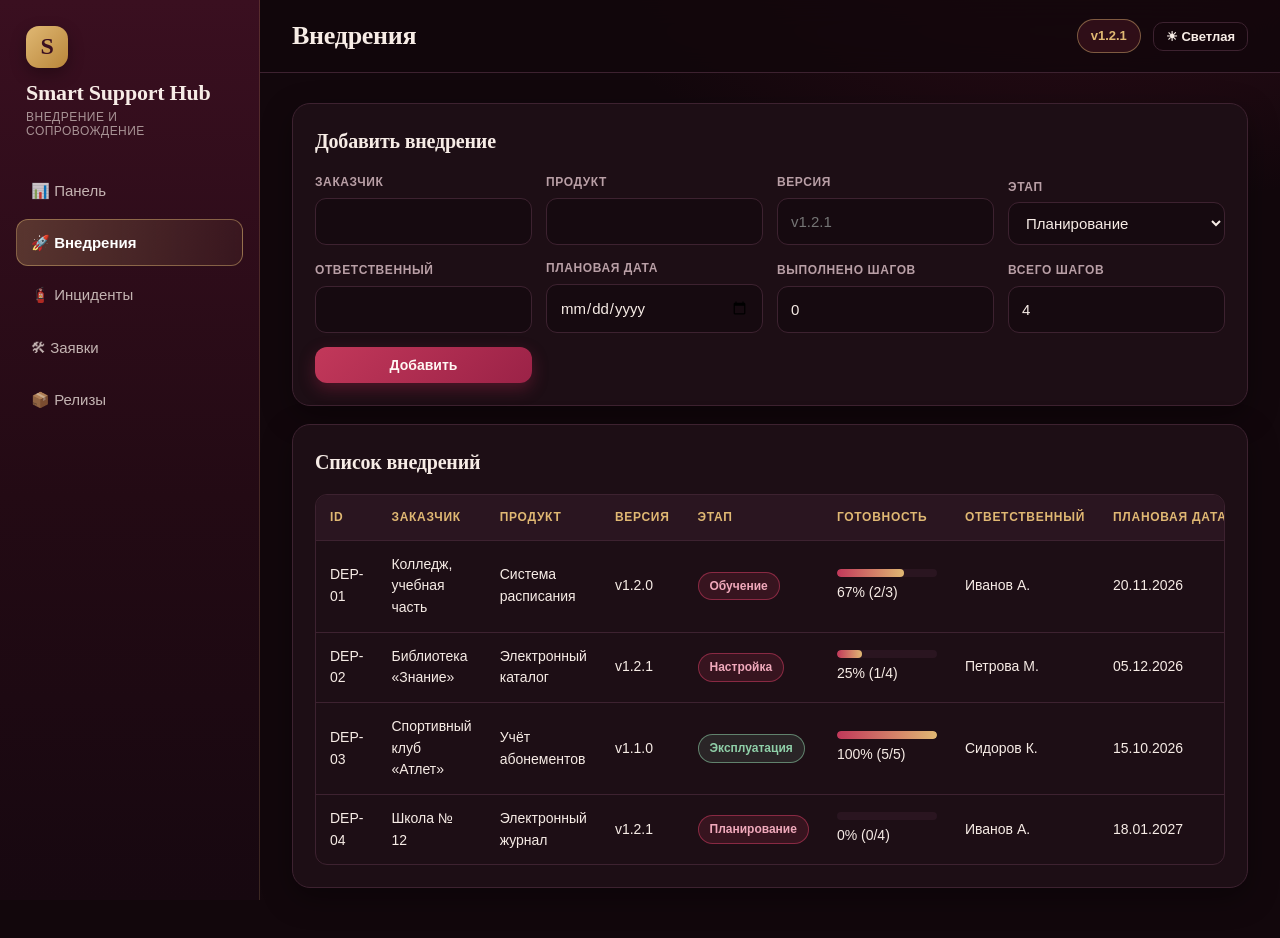
<file: deployments.html>
<!DOCTYPE html>
<html lang="ru">
<head>
  <meta charset="UTF-8">
  <meta name="viewport" content="width=device-width, initial-scale=1.0">
  <title>Внедрения — Smart Support Hub</title>
  <link rel="stylesheet" href="assets/css/style.css">
</head>
<body data-page="deployments">
<div class="app">
  <aside class="sidebar">
    <div class="brand">Smart Support Hub<small>Внедрение и сопровождение</small></div>
    <nav>
      <a href="index.html" data-page="dashboard">📊 Панель</a>
      <a href="deployments.html" data-page="deployments">🚀 Внедрения</a>
      <a href="incidents.html" data-page="incidents">🧯 Инциденты</a>
      <a href="maintenance.html" data-page="maintenance">🛠 Заявки</a>
      <a href="releases.html" data-page="releases">📦 Релизы</a>
    </nav>
  </aside>
  <div class="main">
    <header class="topbar">
      <button class="btn secondary small" id="menuToggle" aria-label="Меню">☰</button>
      <h1>Внедрения</h1>
      <span class="version-tag" id="currentVersion">v1.2.1</span>
      <button class="btn secondary small" id="themeButton" type="button">☀ Светлая</button>
    </header>
    <main class="content">
      <section class="card" style="margin-bottom:18px">
        <h2>Добавить внедрение</h2>
        <form id="deploymentForm" novalidate>
          <div class="form-grid">
            <label>Заказчик<input id="client" required maxlength="80"></label>
            <label>Продукт<input id="product" required maxlength="80"></label>
            <label>Версия<input id="version" placeholder="v1.2.1" required></label>
            <label>Этап<select id="stage"></select></label>
            <label>Ответственный<input id="owner" required maxlength="40"></label>
            <label>Плановая дата<input id="plannedDate" type="date" required></label>
            <label>Выполнено шагов<input id="done" type="number" min="0" value="0" required></label>
            <label>Всего шагов<input id="total" type="number" min="1" value="4" required></label>
            <button class="btn" type="submit">Добавить</button>
          </div>
          <p class="form-message" id="deploymentMsg" hidden></p>
        </form>
      </section>
      <section class="card">
        <h2>Список внедрений</h2>
        <div class="table-wrap"><table><thead><tr><th>ID</th><th>Заказчик</th><th>Продукт</th><th>Версия</th><th>Этап</th><th>Готовность</th><th>Ответственный</th><th>Плановая дата</th></tr></thead><tbody id="deploymentTable"></tbody></table></div>
      <p class="empty" id="deploymentTableEmpty" hidden>Записей нет.</p>
      </section>
    </main>
  </div>
</div>
  <script src="assets/js/data.js"></script>
  <script src="assets/js/storage.js"></script>
  <script src="assets/js/common.js"></script>
  <script src="assets/js/deployments.js"></script>
</body>
</html>
</file>
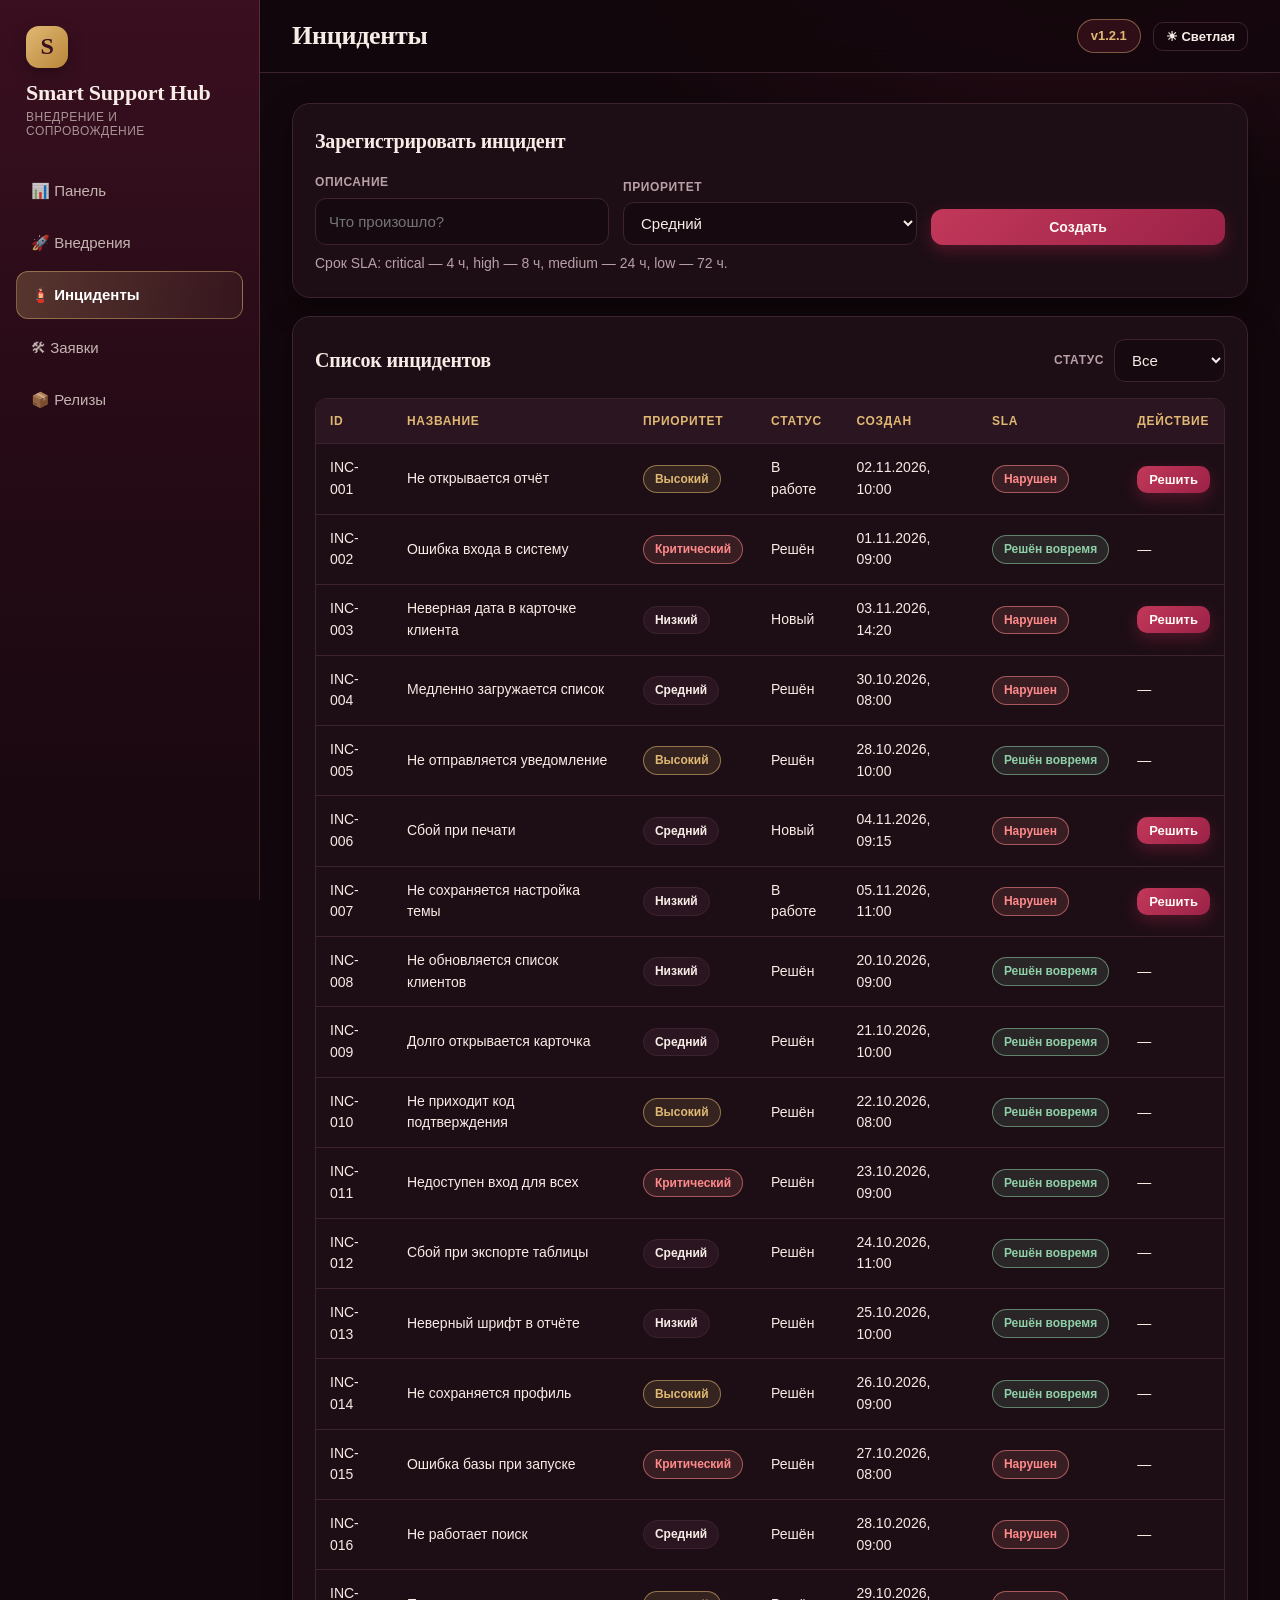
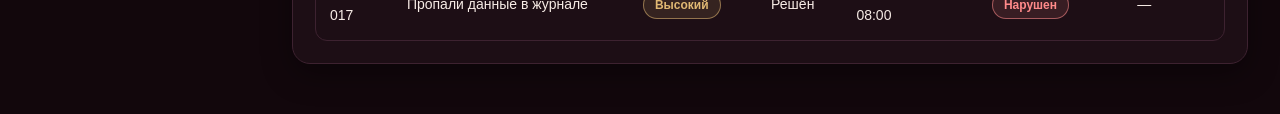
<file: incidents.html>
<!DOCTYPE html>
<html lang="ru">
<head>
  <meta charset="UTF-8">
  <meta name="viewport" content="width=device-width, initial-scale=1.0">
  <title>Инциденты — Smart Support Hub</title>
  <link rel="stylesheet" href="assets/css/style.css">
</head>
<body data-page="incidents">
<div class="app">
  <aside class="sidebar">
    <div class="brand">Smart Support Hub<small>Внедрение и сопровождение</small></div>
    <nav>
      <a href="index.html" data-page="dashboard">📊 Панель</a>
      <a href="deployments.html" data-page="deployments">🚀 Внедрения</a>
      <a href="incidents.html" data-page="incidents">🧯 Инциденты</a>
      <a href="maintenance.html" data-page="maintenance">🛠 Заявки</a>
      <a href="releases.html" data-page="releases">📦 Релизы</a>
    </nav>
  </aside>
  <div class="main">
    <header class="topbar">
      <button class="btn secondary small" id="menuToggle" aria-label="Меню">☰</button>
      <h1>Инциденты</h1>
      <span class="version-tag" id="currentVersion">v1.2.1</span>
      <button class="btn secondary small" id="themeButton" type="button">☀ Светлая</button>
    </header>
    <main class="content">
      <section class="card" style="margin-bottom:18px">
        <h2>Зарегистрировать инцидент</h2>
        <form id="incidentForm" novalidate>
          <div class="form-grid">
            <label>Описание<input id="title" maxlength="120" placeholder="Что произошло?"></label>
            <label>Приоритет<select id="priority"></select></label>
            <button class="btn" type="submit">Создать</button>
          </div>
          <p class="form-message" id="incidentMsg" hidden></p>
        </form>
        <p class="hint">Срок SLA: critical — 4 ч, high — 8 ч, medium — 24 ч, low — 72 ч.</p>
      </section>
      <section class="card">
        <div class="toolbar">
          <h2 style="margin:0;flex:1">Список инцидентов</h2>
          <label>Статус
            <select id="statusFilter">
              <option value="all">Все</option>
              <option value="new">Новый</option>
              <option value="in_progress">В работе</option>
              <option value="resolved">Решён</option>
            </select>
          </label>
        </div>
        <div class="table-wrap"><table><thead><tr><th>ID</th><th>Название</th><th>Приоритет</th><th>Статус</th><th>Создан</th><th>SLA</th><th>Действие</th></tr></thead><tbody id="incidentTable"></tbody></table></div>
      <p class="empty" id="incidentTableEmpty" hidden>Записей нет.</p>
      </section>
    </main>
  </div>
</div>
  <script src="assets/js/data.js"></script>
  <script src="assets/js/storage.js"></script>
  <script src="assets/js/common.js"></script>
  <script src="assets/js/incidents.js"></script>
</body>
</html>
</file>
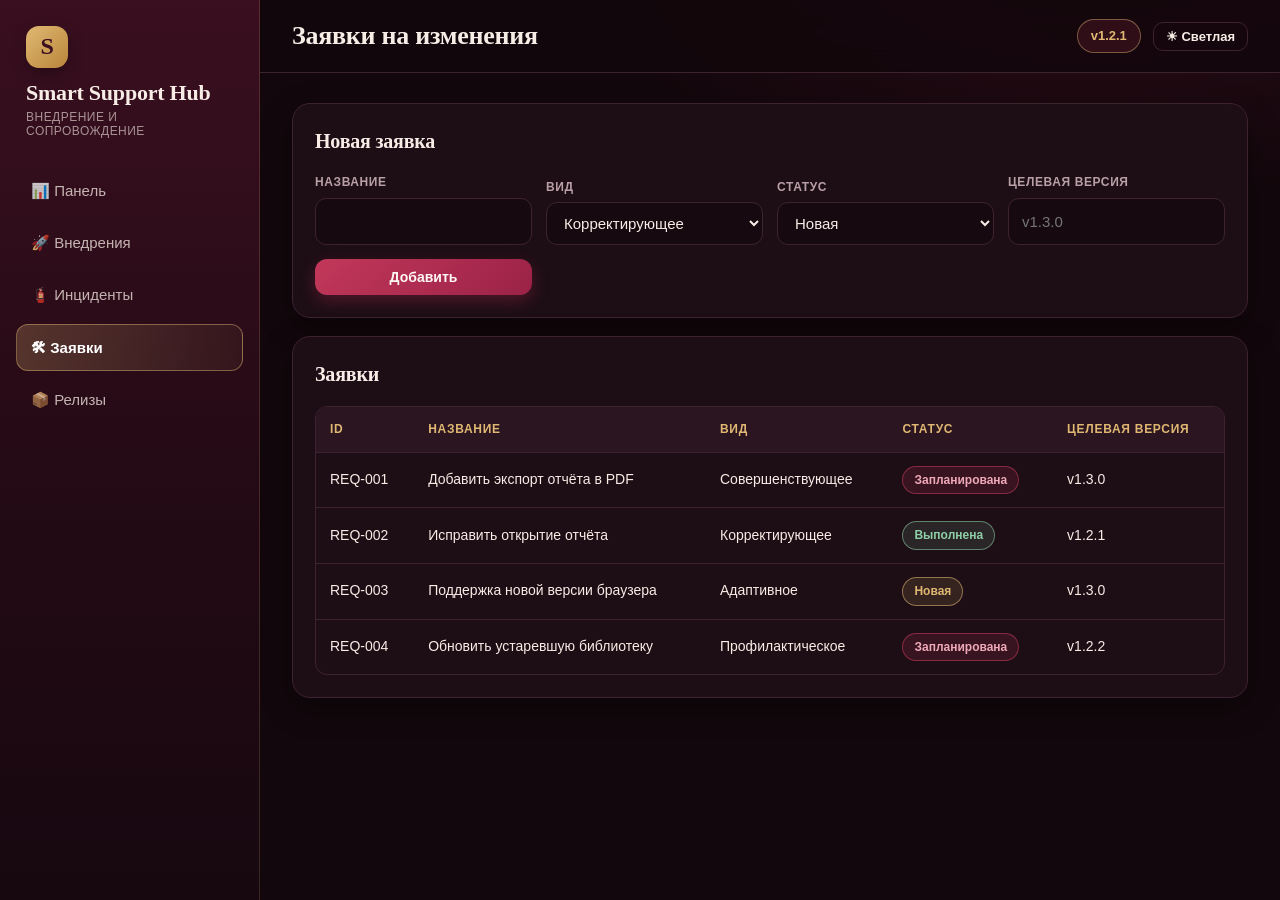
<file: maintenance.html>
<!DOCTYPE html>
<html lang="ru">
<head>
  <meta charset="UTF-8">
  <meta name="viewport" content="width=device-width, initial-scale=1.0">
  <title>Заявки на изменения — Smart Support Hub</title>
  <link rel="stylesheet" href="assets/css/style.css">
</head>
<body data-page="maintenance">
<div class="app">
  <aside class="sidebar">
    <div class="brand">Smart Support Hub<small>Внедрение и сопровождение</small></div>
    <nav>
      <a href="index.html" data-page="dashboard">📊 Панель</a>
      <a href="deployments.html" data-page="deployments">🚀 Внедрения</a>
      <a href="incidents.html" data-page="incidents">🧯 Инциденты</a>
      <a href="maintenance.html" data-page="maintenance">🛠 Заявки</a>
      <a href="releases.html" data-page="releases">📦 Релизы</a>
    </nav>
  </aside>
  <div class="main">
    <header class="topbar">
      <button class="btn secondary small" id="menuToggle" aria-label="Меню">☰</button>
      <h1>Заявки на изменения</h1>
      <span class="version-tag" id="currentVersion">v1.2.1</span>
      <button class="btn secondary small" id="themeButton" type="button">☀ Светлая</button>
    </header>
    <main class="content">
      <section class="card" style="margin-bottom:18px">
        <h2>Новая заявка</h2>
        <form id="requestForm" novalidate>
          <div class="form-grid">
            <label>Название<input id="reqTitle" maxlength="120"></label>
            <label>Вид<select id="reqType"></select></label>
            <label>Статус<select id="reqStatus"></select></label>
            <label>Целевая версия<input id="targetVersion" placeholder="v1.3.0"></label>
            <button class="btn" type="submit">Добавить</button>
          </div>
          <p class="form-message" id="requestMsg" hidden></p>
        </form>
      </section>
      <section class="card">
        <h2>Заявки</h2>
        <div class="table-wrap"><table><thead><tr><th>ID</th><th>Название</th><th>Вид</th><th>Статус</th><th>Целевая версия</th></tr></thead><tbody id="requestTable"></tbody></table></div>
      <p class="empty" id="requestTableEmpty" hidden>Записей нет.</p>
      </section>
    </main>
  </div>
</div>
  <script src="assets/js/data.js"></script>
  <script src="assets/js/storage.js"></script>
  <script src="assets/js/common.js"></script>
  <script src="assets/js/maintenance.js"></script>
</body>
</html>
</file>
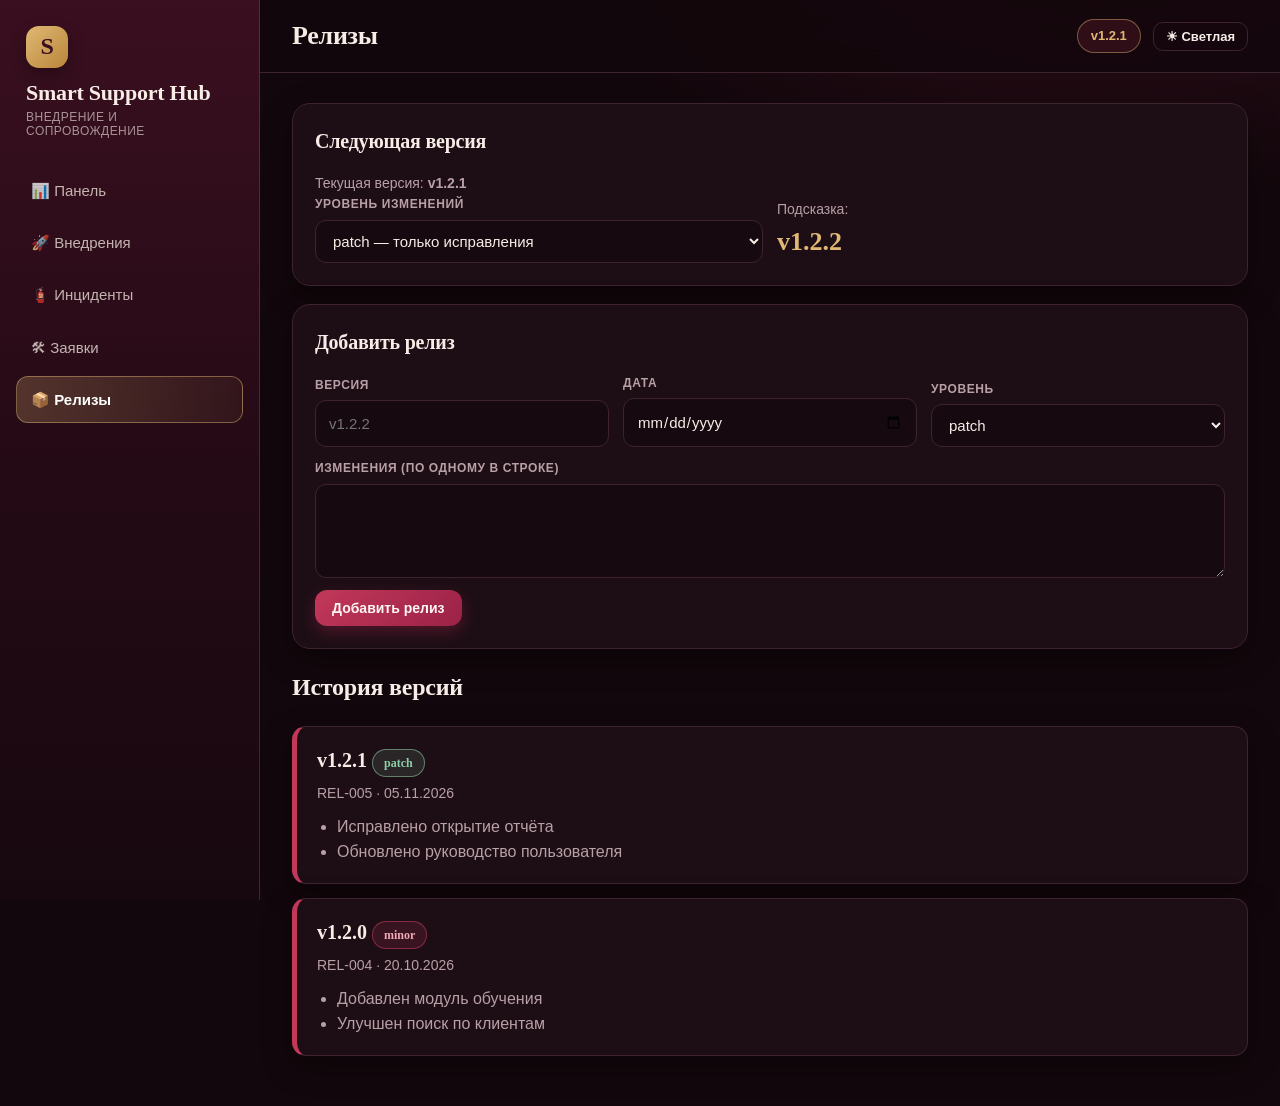
<file: releases.html>
<!DOCTYPE html>
<html lang="ru">
<head>
  <meta charset="UTF-8">
  <meta name="viewport" content="width=device-width, initial-scale=1.0">
  <title>Релизы — Smart Support Hub</title>
  <link rel="stylesheet" href="assets/css/style.css">
</head>
<body data-page="releases">
<div class="app">
  <aside class="sidebar">
    <div class="brand">Smart Support Hub<small>Внедрение и сопровождение</small></div>
    <nav>
      <a href="index.html" data-page="dashboard">📊 Панель</a>
      <a href="deployments.html" data-page="deployments">🚀 Внедрения</a>
      <a href="incidents.html" data-page="incidents">🧯 Инциденты</a>
      <a href="maintenance.html" data-page="maintenance">🛠 Заявки</a>
      <a href="releases.html" data-page="releases">📦 Релизы</a>
    </nav>
  </aside>
  <div class="main">
    <header class="topbar">
      <button class="btn secondary small" id="menuToggle" aria-label="Меню">☰</button>
      <h1>Релизы</h1>
      <span class="version-tag" id="currentVersion">v1.2.1</span>
      <button class="btn secondary small" id="themeButton" type="button">☀ Светлая</button>
    </header>
    <main class="content">
      <section class="card" style="margin-bottom:18px">
        <h2>Следующая версия</h2>
        <p class="hint" style="margin-top:0">Текущая версия: <b id="relCurrent"></b></p>
        <div class="form-grid">
          <label>Уровень изменений
            <select id="levelSelect">
              <option value="patch">patch — только исправления</option>
              <option value="minor">minor — новая совместимая возможность</option>
              <option value="major">major — несовместимые изменения</option>
            </select>
          </label>
          <div><span class="hint" style="margin:0">Подсказка:</span><br><b id="nextVersion" style="font-size:26px"></b></div>
        </div>
      </section>
      <section class="card" style="margin-bottom:18px">
        <h2>Добавить релиз</h2>
        <form id="releaseForm" novalidate>
          <div class="form-grid">
            <label>Версия<input id="relVersion" placeholder="v1.2.2"></label>
            <label>Дата<input id="relDate" type="date"></label>
            <label>Уровень<select id="relLevel"><option value="patch">patch</option><option value="minor">minor</option><option value="major">major</option></select></label>
          </div>
          <label style="margin-top:12px">Изменения (по одному в строке)<textarea id="relChanges" rows="3"></textarea></label>
          <button class="btn" type="submit" style="margin-top:12px">Добавить релиз</button>
          <p class="form-message" id="releaseMsg" hidden></p>
        </form>
      </section>
      <section>
        <h2>История версий</h2>
        <div class="release-list" id="releaseList"></div>
      </section>
    </main>
  </div>
</div>
  <script src="assets/js/data.js"></script>
  <script src="assets/js/storage.js"></script>
  <script src="assets/js/common.js"></script>
  <script src="assets/js/releases.js"></script>
</body>
</html>
</file>
<file: assets/css/style.css>
/* Smart Support Hub — бордовая тема */
:root {
  --bg: #12070c;
  --bg-glow: rgba(155, 34, 71, .22);
  --panel: #1d0e15;
  --panel2: #2a1520;
  --text: #f7ece6;
  --muted: #b99fa6;
  --line: #3d2230;
  --accent: #c2385a;          /* бордово-розовый */
  --accent-strong: #9b2247;
  --accent-soft: rgba(194, 56, 90, .16);
  --gold: #e0b873;
  --green: #8fcfa8;
  --yellow: #e0b873;
  --red: #ff8a8a;
  --input: #160a10;
  --on-accent: #fff7f3;
  --shadow: 0 10px 30px rgba(0, 0, 0, .35);
  --radius: 18px;
}
body.light {
  --bg: #faf3ef;
  --bg-glow: rgba(155, 34, 71, .08);
  --panel: #ffffff;
  --panel2: #f6e8e4;
  --text: #2b1219;
  --muted: #76565f;
  --line: #ead7d2;
  --accent: #8a1f3f;
  --accent-strong: #6e1631;
  --accent-soft: rgba(138, 31, 63, .09);
  --gold: #a87a22;
  --green: #2f7d57;
  --yellow: #a87a22;
  --red: #b3262e;
  --input: #fffaf8;
  --on-accent: #ffffff;
  --shadow: 0 8px 24px rgba(110, 22, 49, .10);
}
* { box-sizing: border-box; }
html { scroll-behavior: smooth; }
body {
  margin: 0; font-family: Inter, "Segoe UI", Arial, sans-serif; color: var(--text);
  line-height: 1.55; min-height: 100vh;
  background:
    radial-gradient(900px 500px at 85% -10%, var(--bg-glow), transparent 60%),
    radial-gradient(700px 500px at -10% 110%, var(--bg-glow), transparent 60%),
    var(--bg);
  background-attachment: fixed;
}
.app { display: grid; grid-template-columns: 260px 1fr; min-height: 100vh; }

/* ---------- Sidebar ---------- */
.sidebar {
  background: linear-gradient(180deg, #3a0f20 0%, #230a14 55%, #170810 100%);
  border-right: 1px solid rgba(224, 184, 115, .18);
  padding: 26px 16px; position: sticky; top: 0; height: 100vh; overflow-y: auto; color: #f7ece6;
}
body.light .sidebar { background: linear-gradient(180deg, #8a1f3f 0%, #6e1631 60%, #54102a 100%); border-right: 0; }
.brand { display: flex; flex-direction: column; font-family: Georgia, "Times New Roman", serif; font-weight: 700;
  font-size: 22px; margin: 0 10px 28px; letter-spacing: -.01em; line-height: 1.15; }
.brand::before {
  content: "S"; display: grid; place-items: center; width: 42px; height: 42px; margin-bottom: 12px;
  border-radius: 13px; background: linear-gradient(135deg, var(--gold), #b9863a); color: #3a0f20;
  font-size: 24px; box-shadow: 0 6px 16px rgba(0, 0, 0, .3);
}
.brand small { margin-top: 6px; font-family: Inter, "Segoe UI", Arial, sans-serif; font-weight: 500; font-size: 12px;
  letter-spacing: .04em; text-transform: uppercase; color: rgba(247, 236, 230, .6); }
.sidebar nav { display: grid; gap: 5px; }
.sidebar a {
  color: rgba(247, 236, 230, .75); text-decoration: none; padding: 11px 14px; border-radius: 12px; font-size: 15px;
  border: 1px solid transparent; transition: background .2s, color .2s, transform .2s;
}
.sidebar a:hover { background: rgba(255, 255, 255, .08); color: #fff; transform: translateX(3px); }
.sidebar a.active {
  background: linear-gradient(90deg, rgba(224, 184, 115, .24), rgba(224, 184, 115, .06));
  color: #fff; font-weight: 700; border-color: rgba(224, 184, 115, .45);
}

/* ---------- Topbar ---------- */
.main { min-width: 0; }
.topbar {
  display: flex; align-items: center; gap: 12px; padding: 16px 32px; position: sticky; top: 0; z-index: 20;
  background: color-mix(in srgb, var(--bg) 82%, transparent); backdrop-filter: blur(14px);
  border-bottom: 1px solid var(--line);
}
.topbar h1 { font-family: Georgia, "Times New Roman", serif; font-size: 26px; margin: 0; flex: 1; letter-spacing: -.01em; }
.version-tag {
  padding: 6px 13px; border-radius: 999px; font-size: 13px; font-weight: 700; color: var(--gold);
  background: var(--accent-soft); border: 1px solid color-mix(in srgb, var(--gold) 45%, transparent);
}
.btn {
  border: 0; border-radius: 12px; padding: 10px 17px; font-weight: 700; cursor: pointer; font-size: 14px; font-family: inherit;
  color: var(--on-accent); background: linear-gradient(135deg, var(--accent), var(--accent-strong));
  box-shadow: 0 6px 16px color-mix(in srgb, var(--accent-strong) 40%, transparent);
  transition: transform .15s, box-shadow .15s, filter .15s;
}
.btn:hover { transform: translateY(-1px); filter: brightness(1.08); }
.btn:active { transform: translateY(0); }
.btn.secondary { background: transparent; color: var(--text); border: 1px solid var(--line); box-shadow: none; }
.btn.secondary:hover { background: var(--accent-soft); }
.btn.small { padding: 6px 12px; font-size: 13px; border-radius: 10px; }
#menuToggle { display: none; }
.content { padding: 30px 32px 50px; max-width: 1240px; }
h2 { font-family: Georgia, "Times New Roman", serif; letter-spacing: -.01em; }

/* ---------- Cards & KPI ---------- */
.kpis { display: grid; grid-template-columns: repeat(4, 1fr); gap: 16px; margin-bottom: 22px; }
.kpi {
  position: relative; overflow: hidden; background: var(--panel); border: 1px solid var(--line);
  border-radius: var(--radius); padding: 20px 20px 18px; box-shadow: var(--shadow);
}
.kpi::before { content: ""; position: absolute; left: 0; top: 0; bottom: 0; width: 5px;
  background: linear-gradient(180deg, var(--accent), var(--gold)); }
.kpi:nth-child(1)::before { background: var(--accent); }
.kpi:nth-child(2)::before { background: var(--gold); }
.kpi:nth-child(3)::before { background: var(--green); }
.kpi:nth-child(4)::before { background: linear-gradient(180deg, var(--accent), var(--gold)); }
.kpi span { color: var(--muted); font-size: 13px; text-transform: uppercase; letter-spacing: .06em; font-weight: 600; }
.kpi b { display: block; font-family: Georgia, "Times New Roman", serif; font-size: 38px; margin-top: 6px; line-height: 1.1; }
.card {
  background: var(--panel); border: 1px solid var(--line); border-radius: var(--radius); padding: 22px; box-shadow: var(--shadow);
}
.card h2 { font-size: 20px; margin: 0 0 16px; }
.charts { display: grid; grid-template-columns: 1fr 1fr; gap: 16px; margin-bottom: 22px; }
.chart-box { position: relative; height: 290px; }
.empty { color: var(--muted); padding: 14px 0; }

/* ---------- Forms ---------- */
.form-grid { display: grid; grid-template-columns: repeat(auto-fit, minmax(190px, 1fr)); gap: 14px; align-items: end; }
label { display: grid; gap: 6px; font-size: 12px; color: var(--muted); text-transform: uppercase; letter-spacing: .05em; font-weight: 600; }
input, select, textarea {
  background: var(--input); color: var(--text); border: 1px solid var(--line); border-radius: 11px;
  padding: 11px 13px; font: inherit; font-size: 15px; text-transform: none; letter-spacing: 0; font-weight: 400; width: 100%;
  transition: border-color .15s, box-shadow .15s;
}
input:focus, select:focus, textarea:focus { outline: none; border-color: var(--accent); box-shadow: 0 0 0 3px var(--accent-soft); }
.btn:focus-visible, a:focus-visible { outline: 2px solid var(--gold); outline-offset: 2px; }
.form-message { margin: 14px 0 0; padding: 10px 14px; border-radius: 11px; font-size: 14px; border: 1px solid transparent; }
.form-message.ok { background: color-mix(in srgb, var(--green) 16%, transparent); color: var(--green); border-color: color-mix(in srgb, var(--green) 40%, transparent); }
.form-message.error { background: color-mix(in srgb, var(--red) 14%, transparent); color: var(--red); border-color: color-mix(in srgb, var(--red) 40%, transparent); }
.toolbar { display: flex; gap: 14px; align-items: center; flex-wrap: wrap; margin-bottom: 16px; }
.toolbar label { display: flex; align-items: center; gap: 10px; }
.toolbar select { width: auto; }

/* ---------- Tables ---------- */
.table-wrap { overflow-x: auto; border-radius: 12px; border: 1px solid var(--line); }
table { width: 100%; border-collapse: collapse; }
th, td { padding: 13px 14px; border-bottom: 1px solid var(--line); text-align: left; vertical-align: middle; font-size: 14px; }
th { color: var(--gold); font-weight: 700; background: var(--panel2); white-space: nowrap; font-size: 12px; text-transform: uppercase; letter-spacing: .06em; }
tbody tr { transition: background .15s; }
tbody tr:hover { background: var(--accent-soft); }
tbody tr:last-child td { border-bottom: 0; }
.badge-pill { display: inline-block; padding: 4px 11px; border-radius: 999px; font-size: 12px; font-weight: 700;
  background: var(--panel2); border: 1px solid var(--line); color: var(--text); white-space: nowrap; }
.badge-pill.good { color: var(--green); border-color: color-mix(in srgb, var(--green) 55%, transparent); background: color-mix(in srgb, var(--green) 12%, transparent); }
.badge-pill.warn { color: var(--gold); border-color: color-mix(in srgb, var(--gold) 55%, transparent); background: color-mix(in srgb, var(--gold) 12%, transparent); }
.badge-pill.bad { color: var(--red); border-color: color-mix(in srgb, var(--red) 55%, transparent); background: color-mix(in srgb, var(--red) 12%, transparent); }
.badge-pill.info { color: #f0a9bb; border-color: color-mix(in srgb, var(--accent) 60%, transparent); background: var(--accent-soft); }
body.light .badge-pill.info { color: var(--accent); }
.progress { height: 8px; background: var(--panel2); border-radius: 999px; overflow: hidden; min-width: 100px; margin-bottom: 5px; }
.progress i { display: block; height: 100%; border-radius: 999px; background: linear-gradient(90deg, var(--accent), var(--gold)); }
.release-list { display: grid; gap: 14px; }
.release-item { border: 1px solid var(--line); border-left: 5px solid var(--accent); border-radius: 14px; padding: 18px 20px; background: var(--panel); box-shadow: var(--shadow); }
.release-item h3 { margin: 0 0 6px; font-family: Georgia, "Times New Roman", serif; font-size: 20px; }
.release-item ul { margin: 10px 0 0; padding-left: 20px; color: var(--muted); }
.hint { color: var(--muted); font-size: 14px; margin: 8px 0 0; }
#nextVersion { font-family: Georgia, "Times New Roman", serif; color: var(--gold); }

/* ---------- Responsive ---------- */
@media (max-width: 1000px) {
  .kpis { grid-template-columns: repeat(2, 1fr); }
  .charts { grid-template-columns: 1fr; }
}
@media (max-width: 768px) {
  .app { grid-template-columns: 1fr; }
  .sidebar { position: fixed; left: 0; top: 0; z-index: 40; width: 260px; transform: translateX(-100%); transition: transform .25s; box-shadow: var(--shadow); }
  .sidebar.open { transform: none; }
  #menuToggle { display: inline-block; }
  .topbar { padding: 12px 16px; }
  .topbar h1 { font-size: 21px; }
  .content { padding: 18px 16px 40px; }
}
@media (max-width: 480px) {
  .kpis { grid-template-columns: 1fr; }
  .topbar h1 { font-size: 19px; }
  .version-tag { display: none; }
  .chart-box { height: 240px; }
  .kpi b { font-size: 32px; }
}
@media (prefers-reduced-motion: reduce) { * { transition: none !important; scroll-behavior: auto !important; } }
</file>
